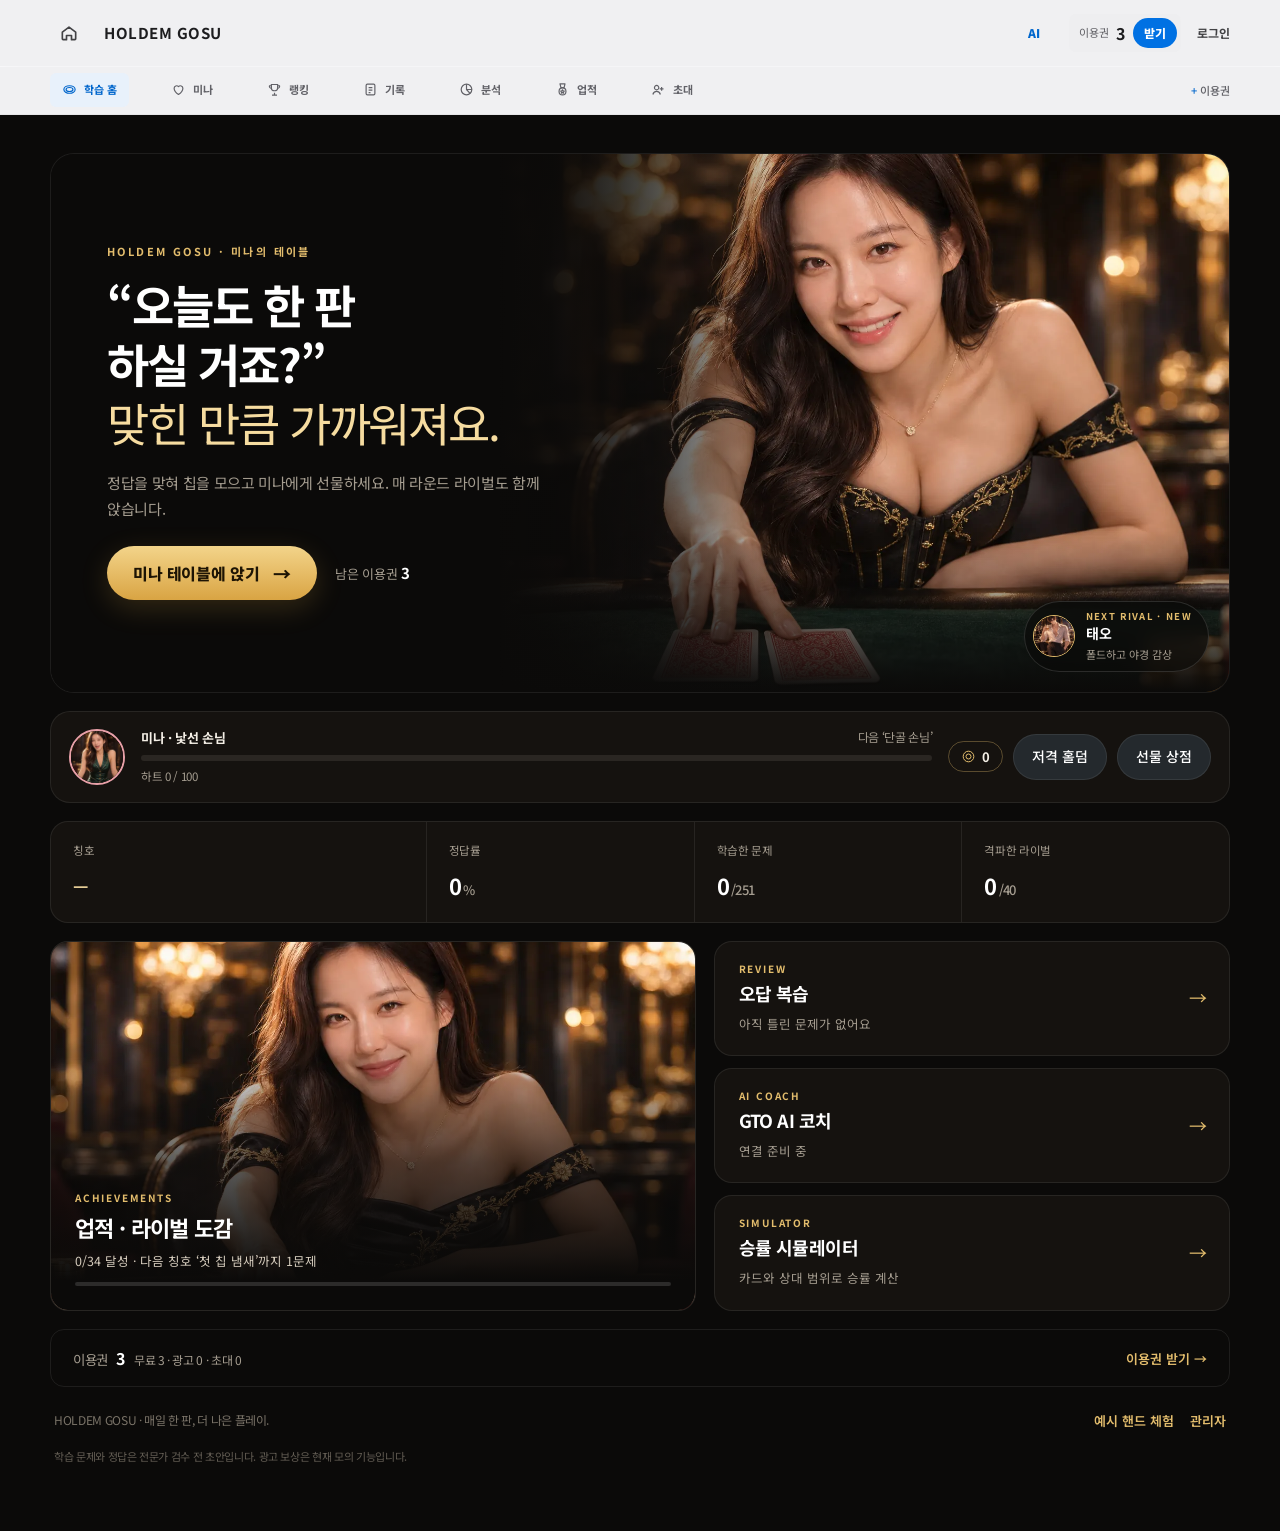
<file: index.html>
<!doctype html>
<html lang="ko">
<head>
<meta charset="utf-8">
<meta name="viewport" content="width=device-width,initial-scale=1">
<title>HOLDEM GOSU</title>
<script>
// GitHub Pages 폴더를 '/ (root)'로 지정해도 사이트 첫 주소에서 게임(docs/)이 열리도록 넘겨 줍니다.
// 초대 링크의 '#inv-코드' 같은 주소 뒷부분은 그대로 유지합니다.
location.replace((location.protocol === 'file:' ? 'docs/index.html' : 'docs/') + location.search + location.hash);
</script>
<noscript><meta http-equiv="refresh" content="0; url=docs/"></noscript>
<style>
html,body{margin:0;height:100%;background:#03070c;color:#f3f6f8;font:15px/1.5 system-ui,-apple-system,"Noto Sans KR",sans-serif}
body{display:grid;place-items:center;text-align:center}
a{color:#ffd54a}
</style>
</head>
<body>
<p>게임으로 이동하는 중입니다.<br><a href="docs/">바로 열기</a></p>
</body>
</html>
</file>
